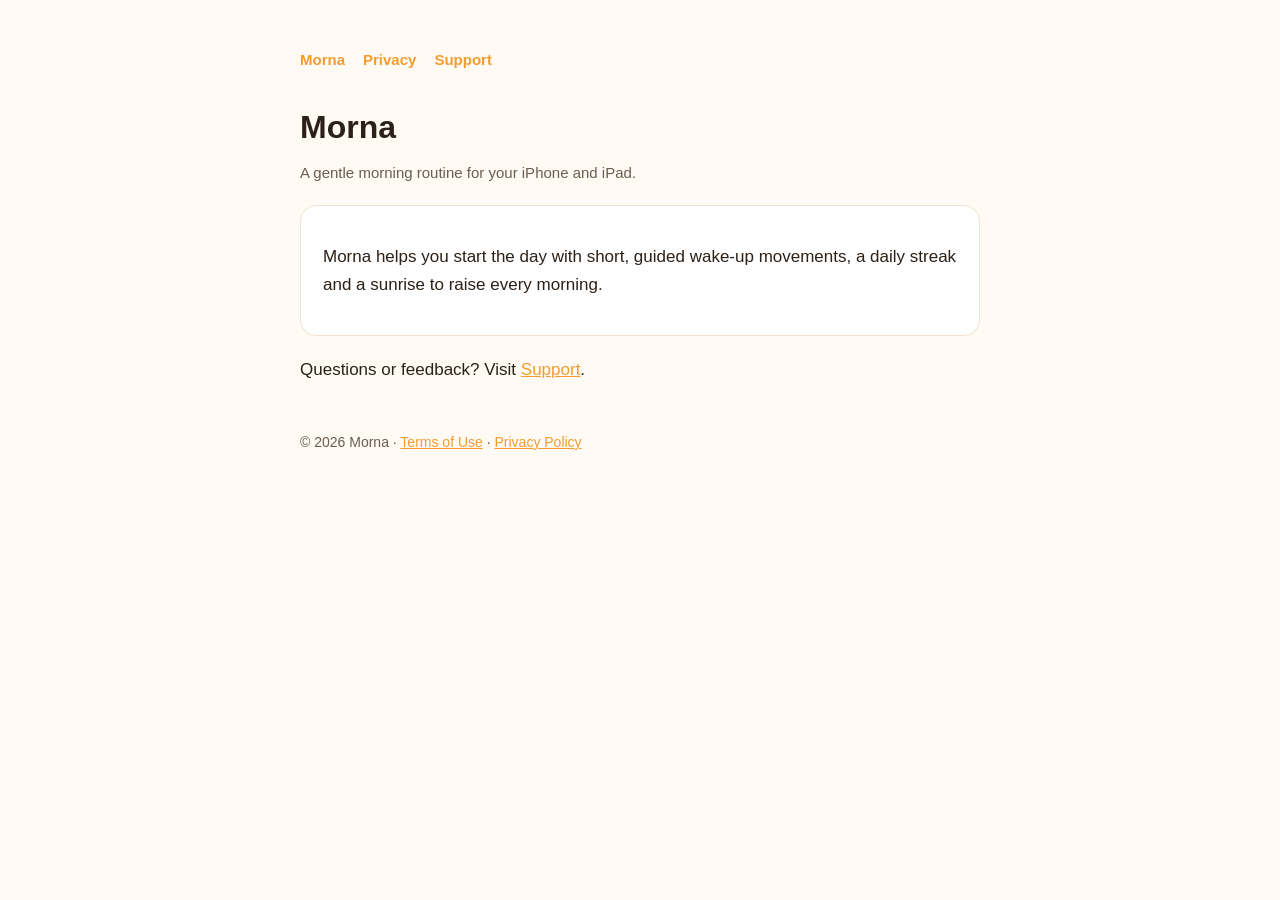
<file: index.html>
<!doctype html><html lang="en"><head><meta charset="utf-8"><meta name="viewport" content="width=device-width,initial-scale=1"><title>Morna - Morning Routine</title><link rel="stylesheet" href="style.css"></head><body><main><nav><a href="./">Morna</a><a href="privacy.html">Privacy</a><a href="support.html">Support</a></nav>
<h1>Morna</h1>
<p class="muted">A gentle morning routine for your iPhone and iPad.</p>
<div class="card"><p>Morna helps you start the day with short, guided wake-up movements, a daily streak and a sunrise to raise every morning.</p></div>
<p>Questions or feedback? Visit <a href="support.html">Support</a>.</p>
<footer>© 2026 Morna · <a href="https://www.apple.com/legal/internet-services/itunes/dev/stdeula/">Terms of Use</a> · <a href="privacy.html">Privacy Policy</a></footer></main></body></html>
</file>
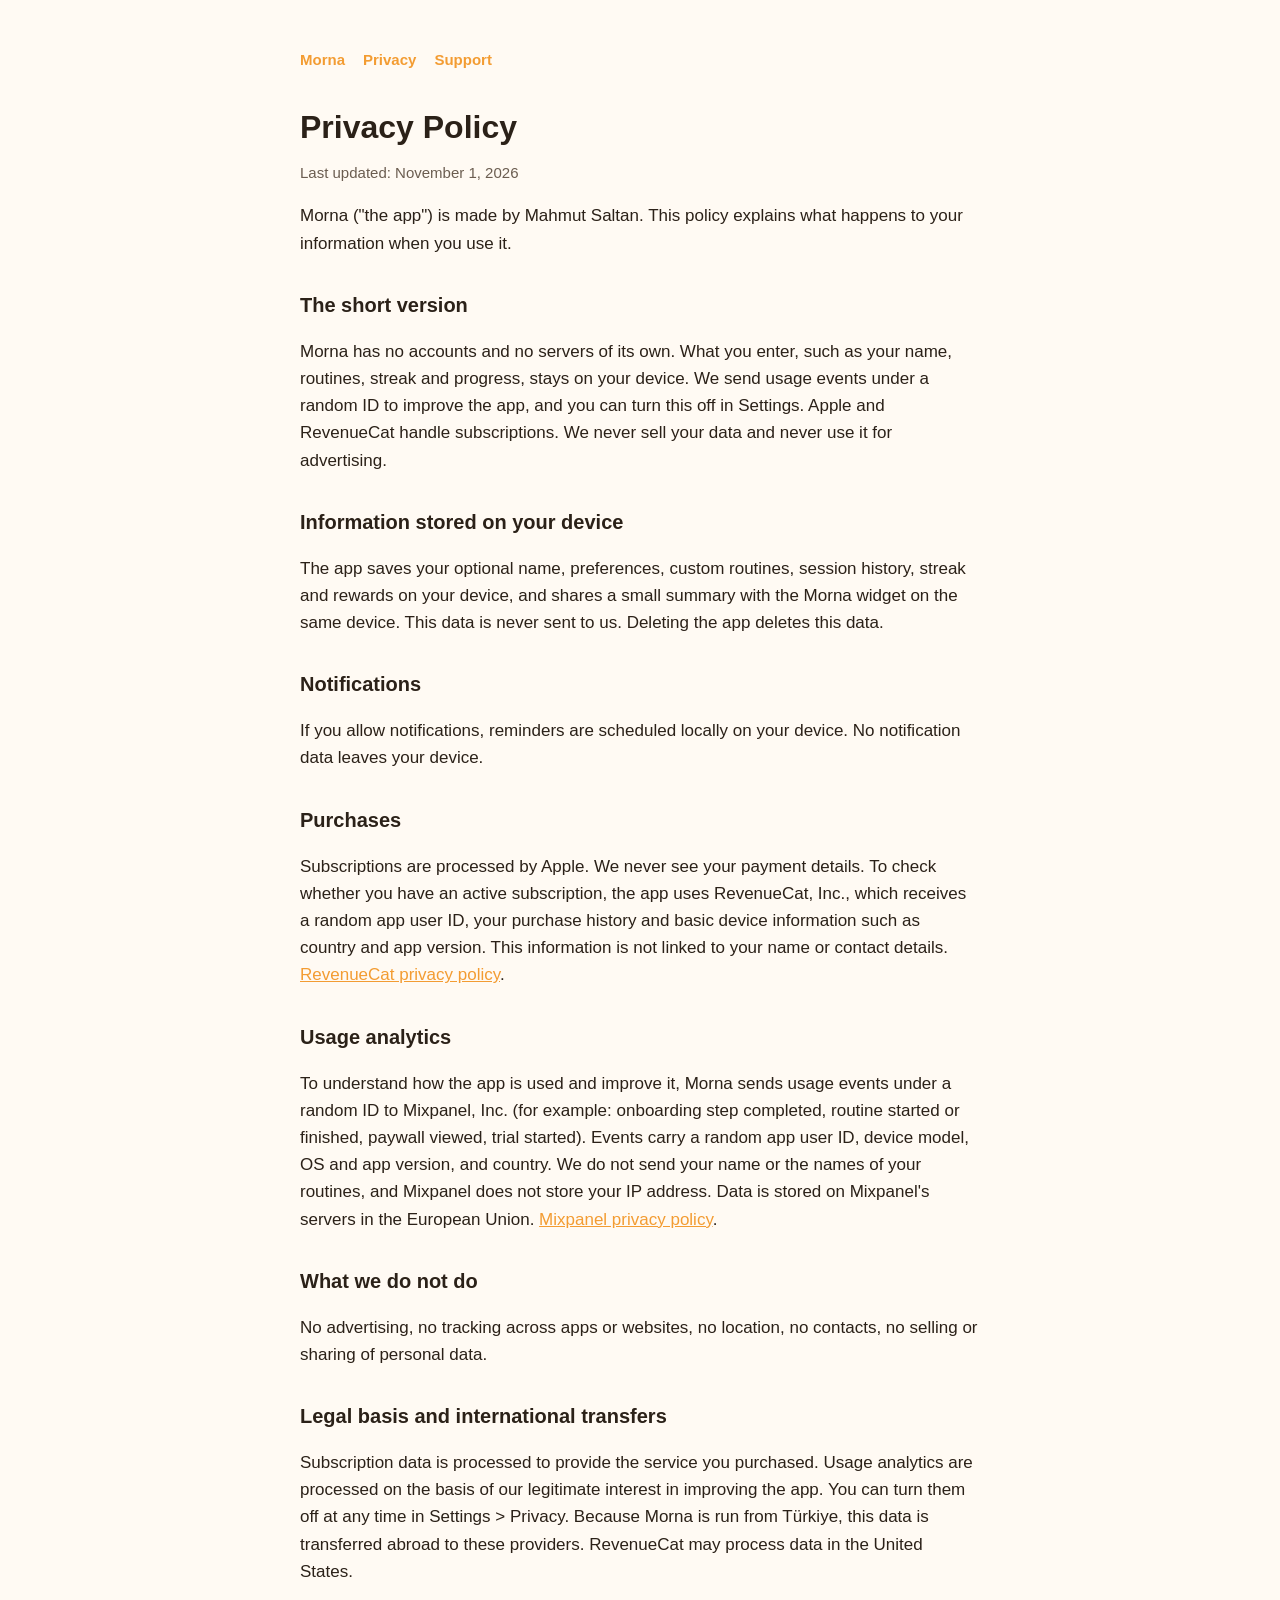
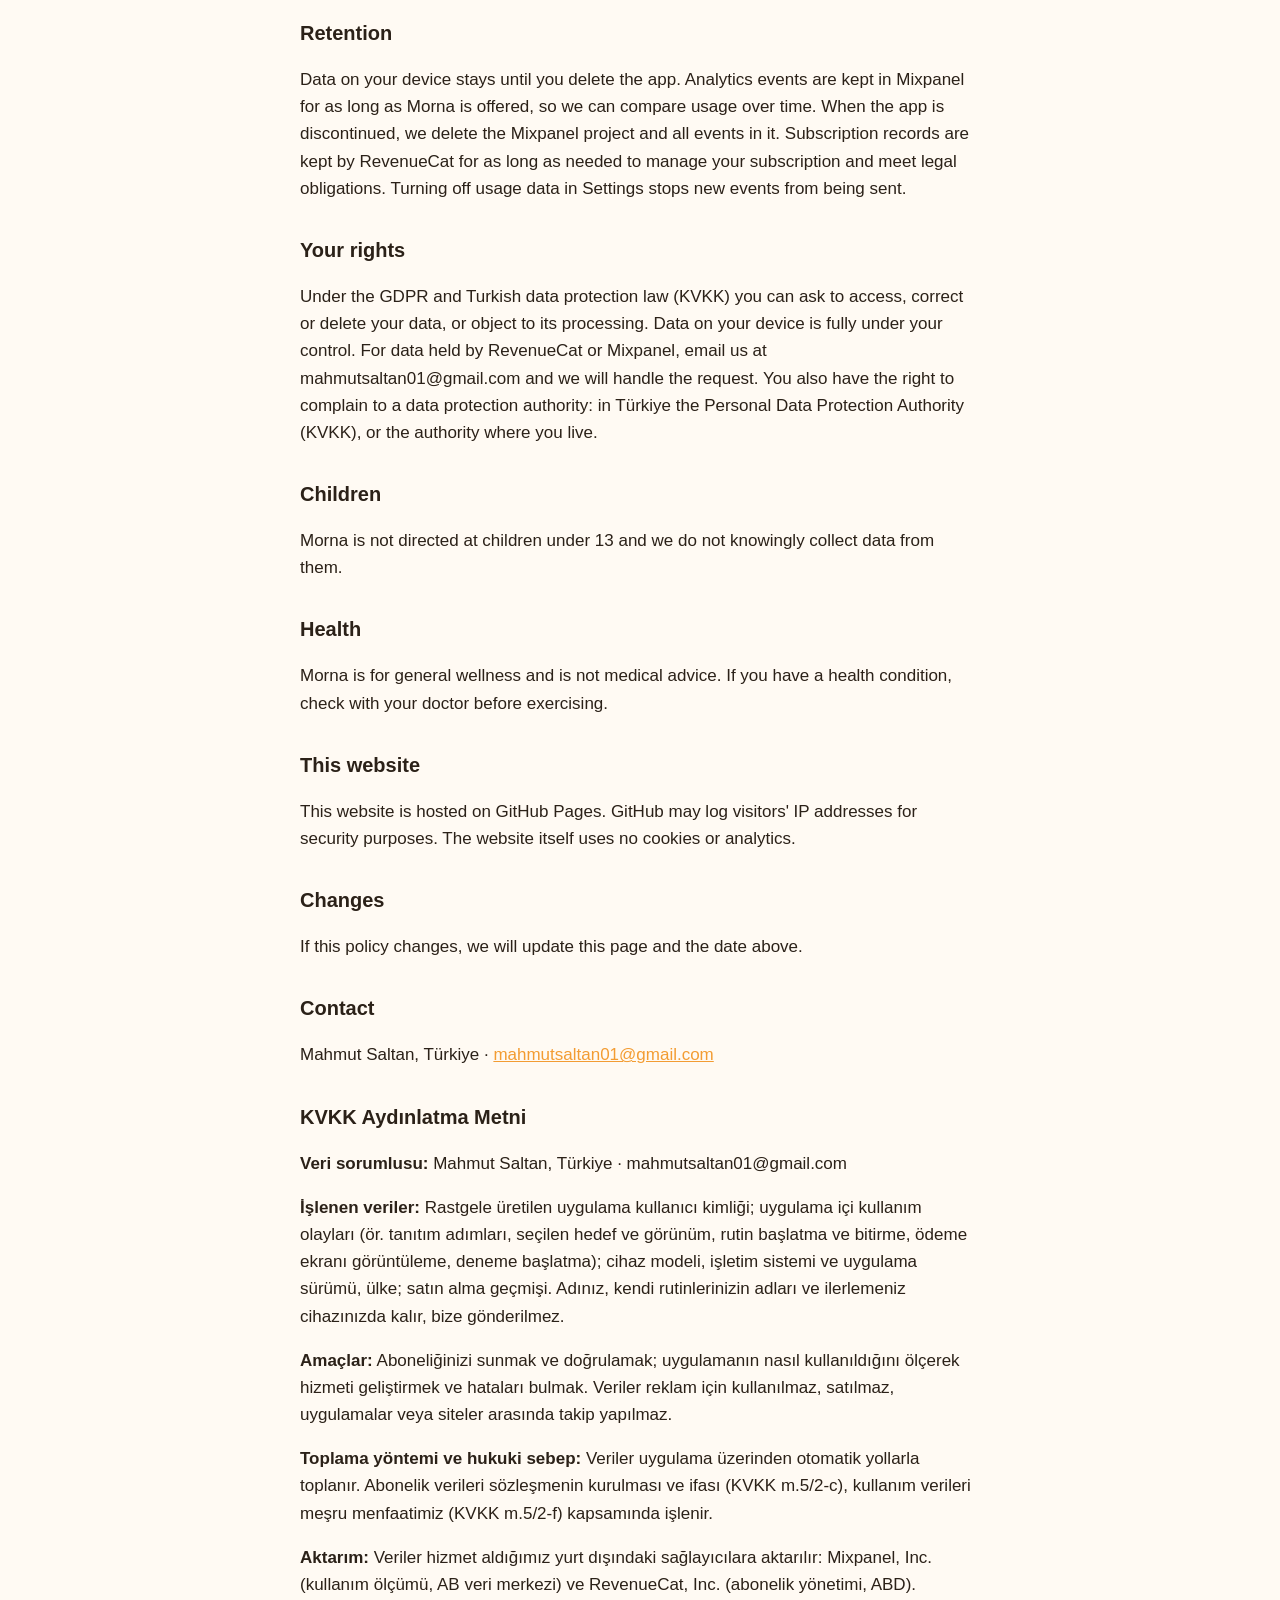
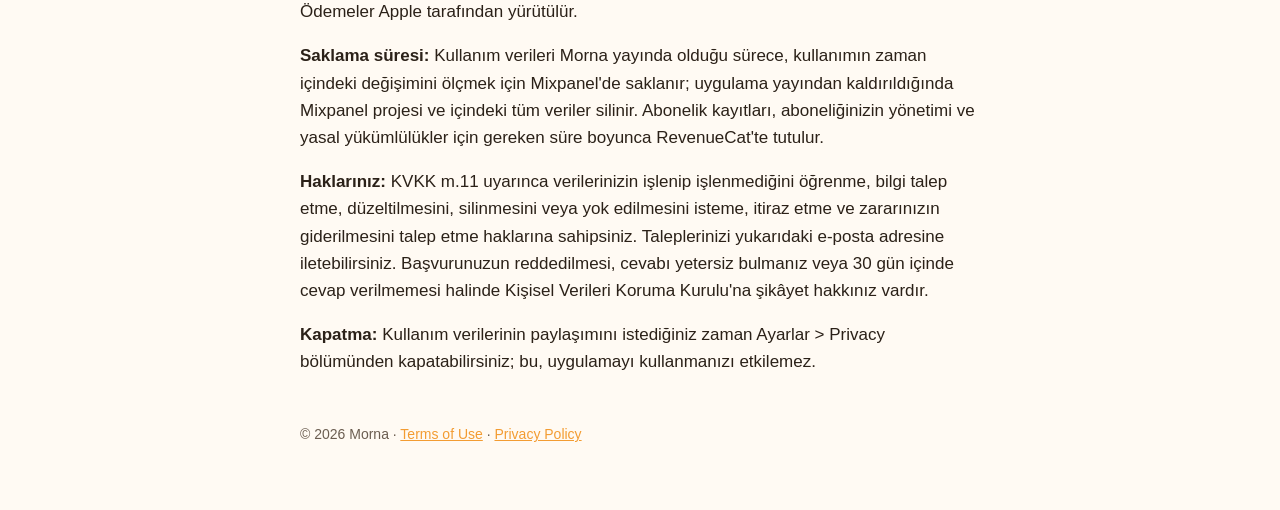
<file: privacy.html>
<!doctype html><html lang="en"><head><meta charset="utf-8"><meta name="viewport" content="width=device-width,initial-scale=1"><title>Morna Privacy Policy</title><link rel="stylesheet" href="style.css"></head><body><main><nav><a href="./">Morna</a><a href="privacy.html">Privacy</a><a href="support.html">Support</a></nav>
<h1>Privacy Policy</h1>
<p class="muted">Last updated: November 1, 2026</p>
<p>Morna ("the app") is made by Mahmut Saltan. This policy explains what happens to your information when you use it.</p>
<h2>The short version</h2>
<p>Morna has no accounts and no servers of its own. What you enter, such as your name, routines, streak and progress, stays on your device. We send usage events under a random ID to improve the app, and you can turn this off in Settings. Apple and RevenueCat handle subscriptions. We never sell your data and never use it for advertising.</p>
<h2>Information stored on your device</h2>
<p>The app saves your optional name, preferences, custom routines, session history, streak and rewards on your device, and shares a small summary with the Morna widget on the same device. This data is never sent to us. Deleting the app deletes this data.</p>
<h2>Notifications</h2>
<p>If you allow notifications, reminders are scheduled locally on your device. No notification data leaves your device.</p>
<h2>Purchases</h2>
<p>Subscriptions are processed by Apple. We never see your payment details. To check whether you have an active subscription, the app uses RevenueCat, Inc., which receives a random app user ID, your purchase history and basic device information such as country and app version. This information is not linked to your name or contact details. <a href="https://www.revenuecat.com/privacy">RevenueCat privacy policy</a>.</p>
<h2>Usage analytics</h2>
<p>To understand how the app is used and improve it, Morna sends usage events under a random ID to Mixpanel, Inc. (for example: onboarding step completed, routine started or finished, paywall viewed, trial started). Events carry a random app user ID, device model, OS and app version, and country. We do not send your name or the names of your routines, and Mixpanel does not store your IP address. Data is stored on Mixpanel's servers in the European Union. <a href="https://mixpanel.com/legal/privacy-policy">Mixpanel privacy policy</a>.</p>
<h2>What we do not do</h2>
<p>No advertising, no tracking across apps or websites, no location, no contacts, no selling or sharing of personal data.</p>
<h2>Legal basis and international transfers</h2>
<p>Subscription data is processed to provide the service you purchased. Usage analytics are processed on the basis of our legitimate interest in improving the app. You can turn them off at any time in Settings &gt; Privacy. Because Morna is run from Türkiye, this data is transferred abroad to these providers. RevenueCat may process data in the United States.</p>
<h2>Retention</h2>
<p>Data on your device stays until you delete the app. Analytics events are kept in Mixpanel for as long as Morna is offered, so we can compare usage over time. When the app is discontinued, we delete the Mixpanel project and all events in it. Subscription records are kept by RevenueCat for as long as needed to manage your subscription and meet legal obligations. Turning off usage data in Settings stops new events from being sent.</p>
<h2>Your rights</h2>
<p>Under the GDPR and Turkish data protection law (KVKK) you can ask to access, correct or delete your data, or object to its processing. Data on your device is fully under your control. For data held by RevenueCat or Mixpanel, email us at mahmutsaltan01@gmail.com and we will handle the request. You also have the right to complain to a data protection authority: in Türkiye the Personal Data Protection Authority (KVKK), or the authority where you live.</p>
<h2>Children</h2>
<p>Morna is not directed at children under 13 and we do not knowingly collect data from them.</p>
<h2>Health</h2>
<p>Morna is for general wellness and is not medical advice. If you have a health condition, check with your doctor before exercising.</p>
<h2>This website</h2>
<p>This website is hosted on GitHub Pages. GitHub may log visitors' IP addresses for security purposes. The website itself uses no cookies or analytics.</p>
<h2>Changes</h2>
<p>If this policy changes, we will update this page and the date above.</p>
<h2>Contact</h2>
<p>Mahmut Saltan, Türkiye · <a href="mailto:mahmutsaltan01@gmail.com">mahmutsaltan01@gmail.com</a></p>
<h2 id="kvkk" lang="tr">KVKK Aydınlatma Metni</h2>
<div lang="tr">
<p><strong>Veri sorumlusu:</strong> Mahmut Saltan, Türkiye · mahmutsaltan01@gmail.com</p>
<p><strong>İşlenen veriler:</strong> Rastgele üretilen uygulama kullanıcı kimliği; uygulama içi kullanım olayları (ör. tanıtım adımları, seçilen hedef ve görünüm, rutin başlatma ve bitirme, ödeme ekranı görüntüleme, deneme başlatma); cihaz modeli, işletim sistemi ve uygulama sürümü, ülke; satın alma geçmişi. Adınız, kendi rutinlerinizin adları ve ilerlemeniz cihazınızda kalır, bize gönderilmez.</p>
<p><strong>Amaçlar:</strong> Aboneliğinizi sunmak ve doğrulamak; uygulamanın nasıl kullanıldığını ölçerek hizmeti geliştirmek ve hataları bulmak. Veriler reklam için kullanılmaz, satılmaz, uygulamalar veya siteler arasında takip yapılmaz.</p>
<p><strong>Toplama yöntemi ve hukuki sebep:</strong> Veriler uygulama üzerinden otomatik yollarla toplanır. Abonelik verileri sözleşmenin kurulması ve ifası (KVKK m.5/2-c), kullanım verileri meşru menfaatimiz (KVKK m.5/2-f) kapsamında işlenir.</p>
<p><strong>Aktarım:</strong> Veriler hizmet aldığımız yurt dışındaki sağlayıcılara aktarılır: Mixpanel, Inc. (kullanım ölçümü, AB veri merkezi) ve RevenueCat, Inc. (abonelik yönetimi, ABD). Ödemeler Apple tarafından yürütülür.</p>
<p><strong>Saklama süresi:</strong> Kullanım verileri Morna yayında olduğu sürece, kullanımın zaman içindeki değişimini ölçmek için Mixpanel'de saklanır; uygulama yayından kaldırıldığında Mixpanel projesi ve içindeki tüm veriler silinir. Abonelik kayıtları, aboneliğinizin yönetimi ve yasal yükümlülükler için gereken süre boyunca RevenueCat'te tutulur.</p>
<p><strong>Haklarınız:</strong> KVKK m.11 uyarınca verilerinizin işlenip işlenmediğini öğrenme, bilgi talep etme, düzeltilmesini, silinmesini veya yok edilmesini isteme, itiraz etme ve zararınızın giderilmesini talep etme haklarına sahipsiniz. Taleplerinizi yukarıdaki e-posta adresine iletebilirsiniz. Başvurunuzun reddedilmesi, cevabı yetersiz bulmanız veya 30 gün içinde cevap verilmemesi halinde Kişisel Verileri Koruma Kurulu'na şikâyet hakkınız vardır.</p>
<p><strong>Kapatma:</strong> Kullanım verilerinin paylaşımını istediğiniz zaman Ayarlar &gt; Privacy bölümünden kapatabilirsiniz; bu, uygulamayı kullanmanızı etkilemez.</p>
</div>
<footer>© 2026 Morna · <a href="https://www.apple.com/legal/internet-services/itunes/dev/stdeula/">Terms of Use</a> · <a href="privacy.html">Privacy Policy</a></footer></main></body></html>
</file>
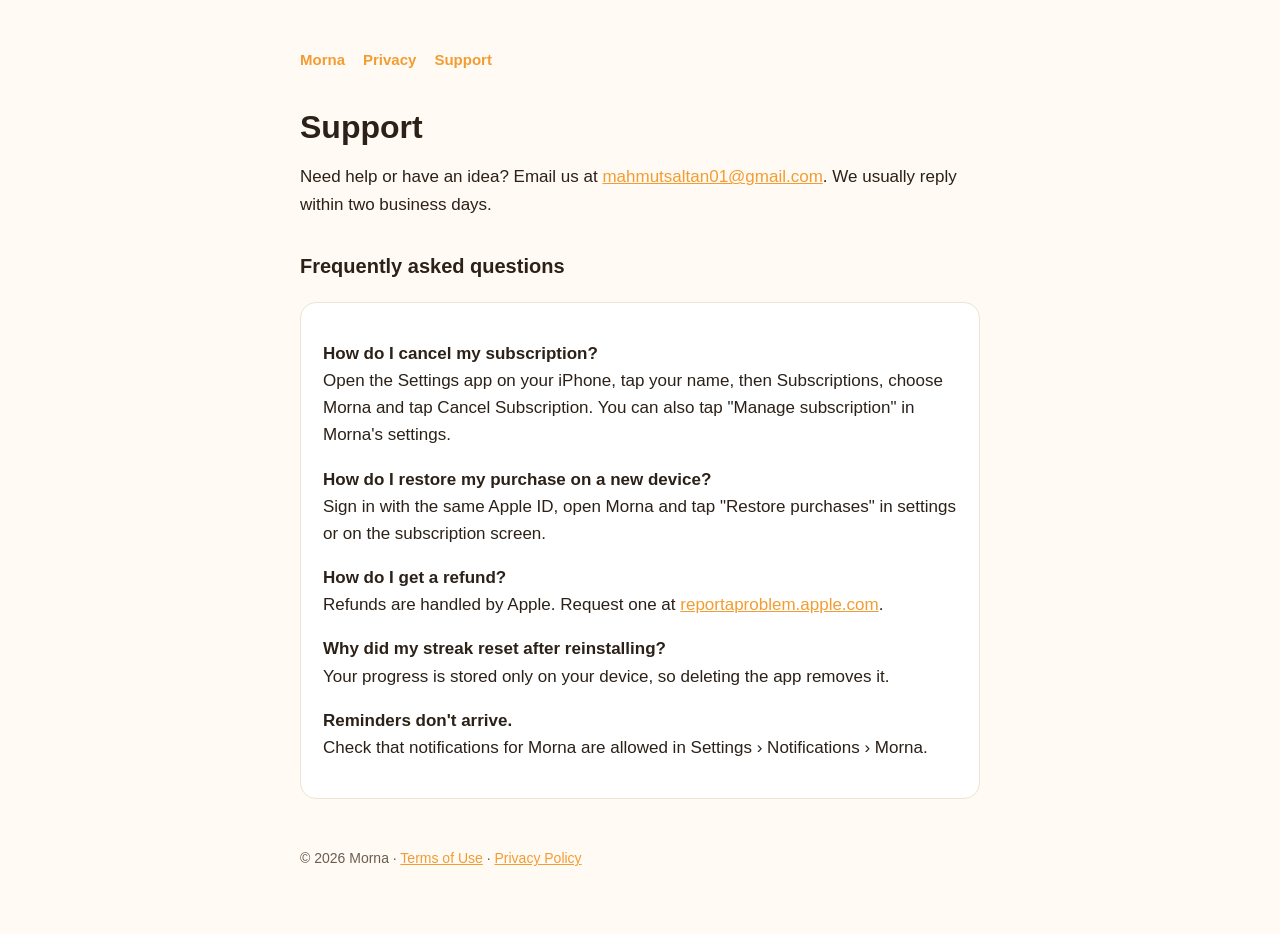
<file: support.html>
<!doctype html><html lang="en"><head><meta charset="utf-8"><meta name="viewport" content="width=device-width,initial-scale=1"><title>Morna Support</title><link rel="stylesheet" href="style.css"></head><body><main><nav><a href="./">Morna</a><a href="privacy.html">Privacy</a><a href="support.html">Support</a></nav>
<h1>Support</h1>
<p>Need help or have an idea? Email us at <a href="mailto:mahmutsaltan01@gmail.com">mahmutsaltan01@gmail.com</a>. We usually reply within two business days.</p>
<h2>Frequently asked questions</h2>
<div class="card">
<p><strong>How do I cancel my subscription?</strong><br>Open the Settings app on your iPhone, tap your name, then Subscriptions, choose Morna and tap Cancel Subscription. You can also tap "Manage subscription" in Morna's settings.</p>
<p><strong>How do I restore my purchase on a new device?</strong><br>Sign in with the same Apple ID, open Morna and tap "Restore purchases" in settings or on the subscription screen.</p>
<p><strong>How do I get a refund?</strong><br>Refunds are handled by Apple. Request one at <a href="https://reportaproblem.apple.com">reportaproblem.apple.com</a>.</p>
<p><strong>Why did my streak reset after reinstalling?</strong><br>Your progress is stored only on your device, so deleting the app removes it.</p>
<p><strong>Reminders don't arrive.</strong><br>Check that notifications for Morna are allowed in Settings › Notifications › Morna.</p>
</div>
<footer>© 2026 Morna · <a href="https://www.apple.com/legal/internet-services/itunes/dev/stdeula/">Terms of Use</a> · <a href="privacy.html">Privacy Policy</a></footer></main></body></html>
</file>
<file: style.css>
:root{--bg:#fffaf3;--text:#2b2118;--muted:#6b5d50;--accent:#f39c32;--card:#ffffff;--line:#efe3d3}
@media (prefers-color-scheme:dark){:root{--bg:#17120e;--text:#f5ece2;--muted:#b3a597;--card:#221b15;--line:#3a2f26}}
*{box-sizing:border-box}
body{margin:0;background:var(--bg);color:var(--text);font:17px/1.6 -apple-system,BlinkMacSystemFont,"SF Pro Text","Segoe UI",Roboto,sans-serif}
main{max-width:720px;margin:0 auto;padding:48px 20px 64px}
h1{font-size:32px;line-height:1.2;margin:0 0 8px}
h2{font-size:20px;margin:32px 0 8px}
p,li{color:var(--text)}
.muted{color:var(--muted);font-size:15px}
a{color:var(--accent)}
.card{background:var(--card);border:1px solid var(--line);border-radius:16px;padding:20px 22px;margin:20px 0}
nav{display:flex;gap:18px;margin-bottom:36px;font-size:15px}
nav a{text-decoration:none;font-weight:600}
footer{margin-top:48px;color:var(--muted);font-size:14px}
</file>
